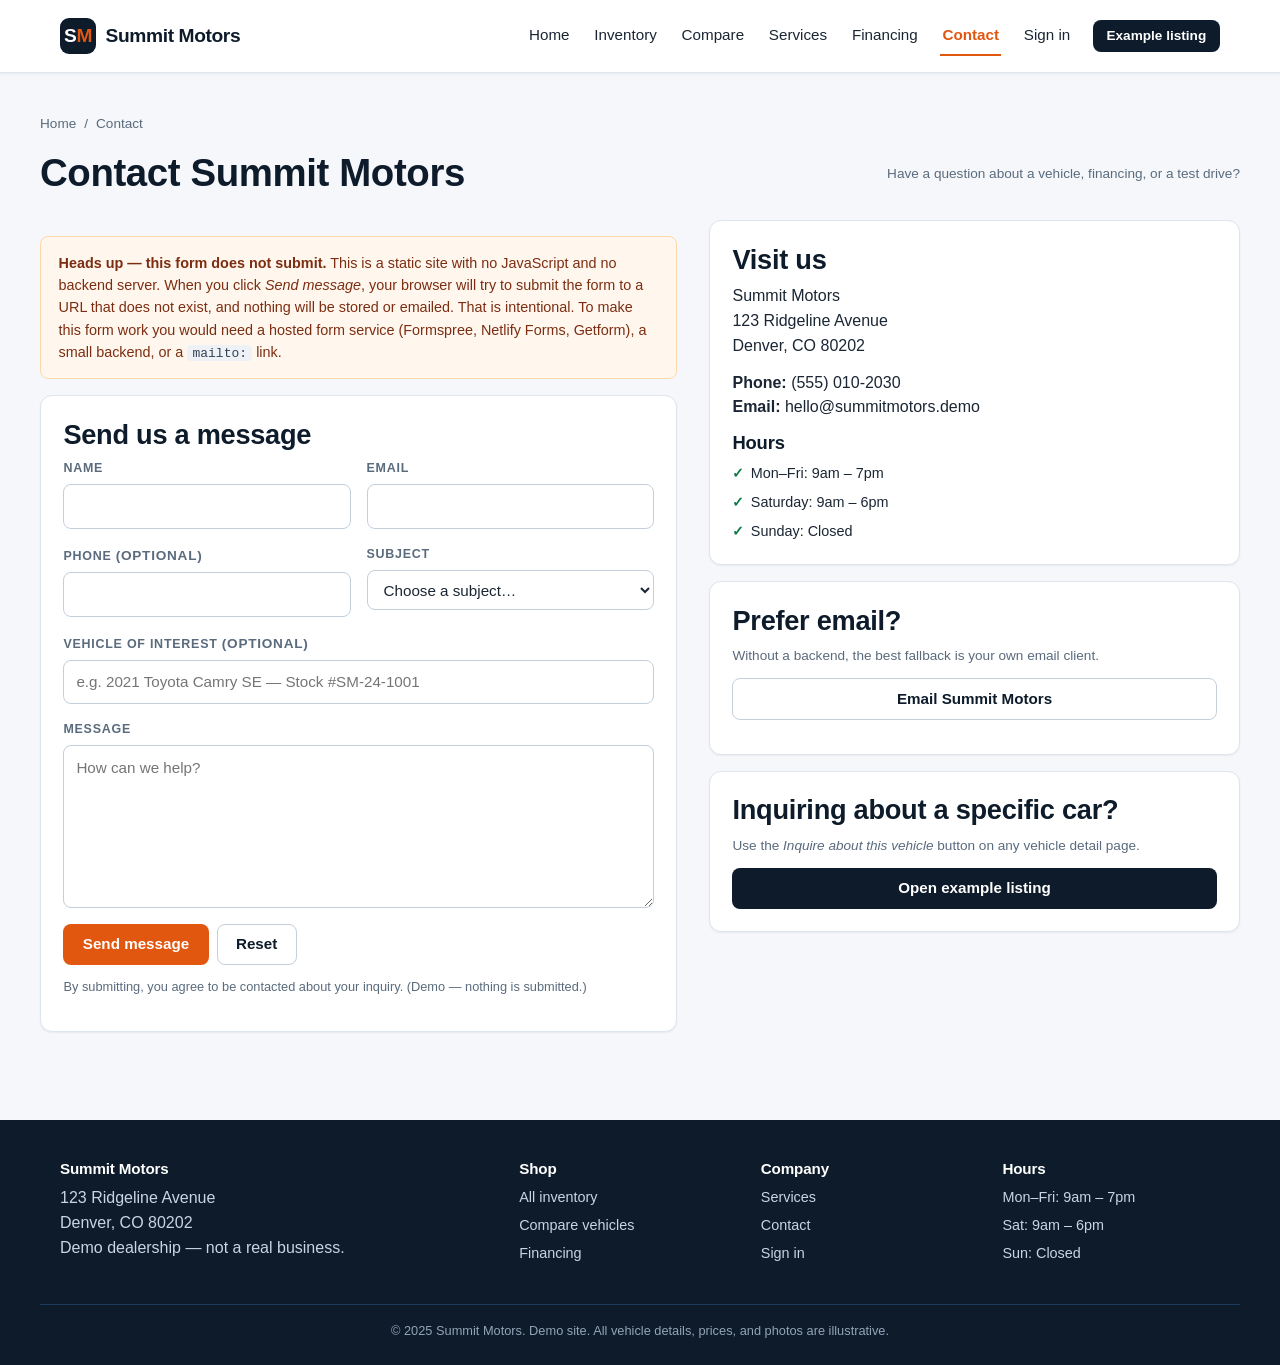
<file: contact.html>
<!DOCTYPE html>
<html lang="en">
<head>
<meta charset="UTF-8" />
<meta name="viewport" content="width=device-width, initial-scale=1.0" />
<title>Contact — Summit Motors</title>
<meta name="description" content="Contact Summit Motors. Demo contact form — does not submit." />
<link rel="stylesheet" href="css/style.css" />
</head>
<body data-page="contact">

<header class="site-header">
  <div class="container header-inner">
    <a class="brand" href="index.html"><span class="brand-mark">S<span>M</span></span> Summit Motors</a>
    <nav class="main-nav" aria-label="Primary">
      <a href="index.html">Home</a>
      <a href="cars.html">Inventory</a>
      <a href="compare.html">Compare</a>
      <a href="services.html">Services</a>
      <a href="financing.html">Financing</a>
      <a href="contact.html" aria-current="page">Contact</a>
      <a href="login.html">Sign in</a>
    </nav>
    <div class="header-cta"><a href="car-details.html" class="btn btn-navy btn-sm">Example listing</a></div>
  </div>
</header>

<main class="container section">

  <nav class="breadcrumb" aria-label="Breadcrumb">
    <a href="index.html">Home</a> <span aria-hidden="true">/</span> <span>Contact</span>
  </nav>

  <div class="section-head">
    <h1>Contact Summit Motors</h1>
    <p class="muted small">Have a question about a vehicle, financing, or a test drive?</p>
  </div>

  <div class="details-layout">

    <div>
      <div class="alert alert-warn">
        <strong>Heads up — this form does not submit.</strong>
        This is a static site with no JavaScript and no backend server. When you click
        <em>Send message</em>, your browser will try to submit the form to a URL that does not
        exist, and nothing will be stored or emailed. That is intentional.
        To make this form work you would need a hosted form service (Formspree, Netlify Forms,
        Getform), a small backend, or a <code>mailto:</code> link.
      </div>

      <form class="card" action="#" method="post" novalidate>
        <h2 style="margin-top:0">Send us a message</h2>

        <div class="form-grid">
          <div class="field">
            <label for="c-name">Name</label>
            <input id="c-name" name="name" type="text" autocomplete="name" required />
          </div>
          <div class="field">
            <label for="c-email">Email</label>
            <input id="c-email" name="email" type="email" autocomplete="email" required />
          </div>
          <div class="field">
            <label for="c-phone">Phone <span class="muted small">(optional)</span></label>
            <input id="c-phone" name="phone" type="tel" autocomplete="tel" />
          </div>
          <div class="field">
            <label for="c-subject">Subject</label>
            <select id="c-subject" name="subject" required>
              <option value="">Choose a subject…</option>
              <option>Vehicle inquiry</option>
              <option>Schedule a test drive</option>
              <option>Financing question</option>
              <option>Trade-in appraisal</option>
              <option>Service or maintenance</option>
              <option>Other</option>
            </select>
          </div>
          <div class="field span-2">
            <label for="c-vehicle">Vehicle of interest <span class="muted small">(optional)</span></label>
            <input id="c-vehicle" name="vehicle" type="text" placeholder="e.g. 2021 Toyota Camry SE — Stock #SM-24-1001" />
          </div>
          <div class="field span-2">
            <label for="c-message">Message</label>
            <textarea id="c-message" name="message" rows="6" required placeholder="How can we help?"></textarea>
          </div>
        </div>

        <div class="row" style="margin-top:1rem">
          <button type="submit" class="btn btn-primary">Send message</button>
          <button type="reset" class="btn btn-outline">Reset</button>
        </div>

        <p class="field-hint" style="margin-top:.75rem">
          By submitting, you agree to be contacted about your inquiry. (Demo — nothing is submitted.)
        </p>
      </form>
    </div>

    <aside>
      <div class="card">
        <h2 style="margin-top:0">Visit us</h2>
        <p>Summit Motors<br/>123 Ridgeline Avenue<br/>Denver, CO 80202</p>
        <p><strong>Phone:</strong> (555) 010-2030<br/><strong>Email:</strong> hello@summitmotors.demo</p>
        <h3>Hours</h3>
        <ul class="feature-list" style="grid-template-columns:1fr">
          <li>Mon–Fri: 9am – 7pm</li>
          <li>Saturday: 9am – 6pm</li>
          <li>Sunday: Closed</li>
        </ul>
      </div>

      <div class="card" style="margin-top:1rem">
        <h2 style="margin-top:0">Prefer email?</h2>
        <p class="muted small">Without a backend, the best fallback is your own email client.</p>
        <p><a class="btn btn-outline btn-block" href="mailto:hello@summitmotors.demo?subject=Inquiry%20from%20your%20website">Email Summit Motors</a></p>
      </div>

      <div class="card" style="margin-top:1rem">
        <h2 style="margin-top:0">Inquiring about a specific car?</h2>
        <p class="muted small">Use the <em>Inquire about this vehicle</em> button on any vehicle detail page.</p>
        <a class="btn btn-navy btn-block" href="car-details.html">Open example listing</a>
      </div>
    </aside>

  </div>

</main>

<footer class="site-footer">
  <div class="container footer-grid">
    <div><h4>Summit Motors</h4><p>123 Ridgeline Avenue<br/>Denver, CO 80202<br/>Demo dealership — not a real business.</p></div>
    <div><h4>Shop</h4><ul><li><a href="cars.html">All inventory</a></li><li><a href="compare.html">Compare vehicles</a></li><li><a href="financing.html">Financing</a></li></ul></div>
    <div><h4>Company</h4><ul><li><a href="services.html">Services</a></li><li><a href="contact.html">Contact</a></li><li><a href="login.html">Sign in</a></li></ul></div>
    <div><h4>Hours</h4><ul><li>Mon–Fri: 9am – 7pm</li><li>Sat: 9am – 6pm</li><li>Sun: Closed</li></ul></div>
  </div>
  <div class="container fine">© 2025 Summit Motors. Demo site. All vehicle details, prices, and photos are illustrative.</div>
</footer>

</body>
</html>
</file>
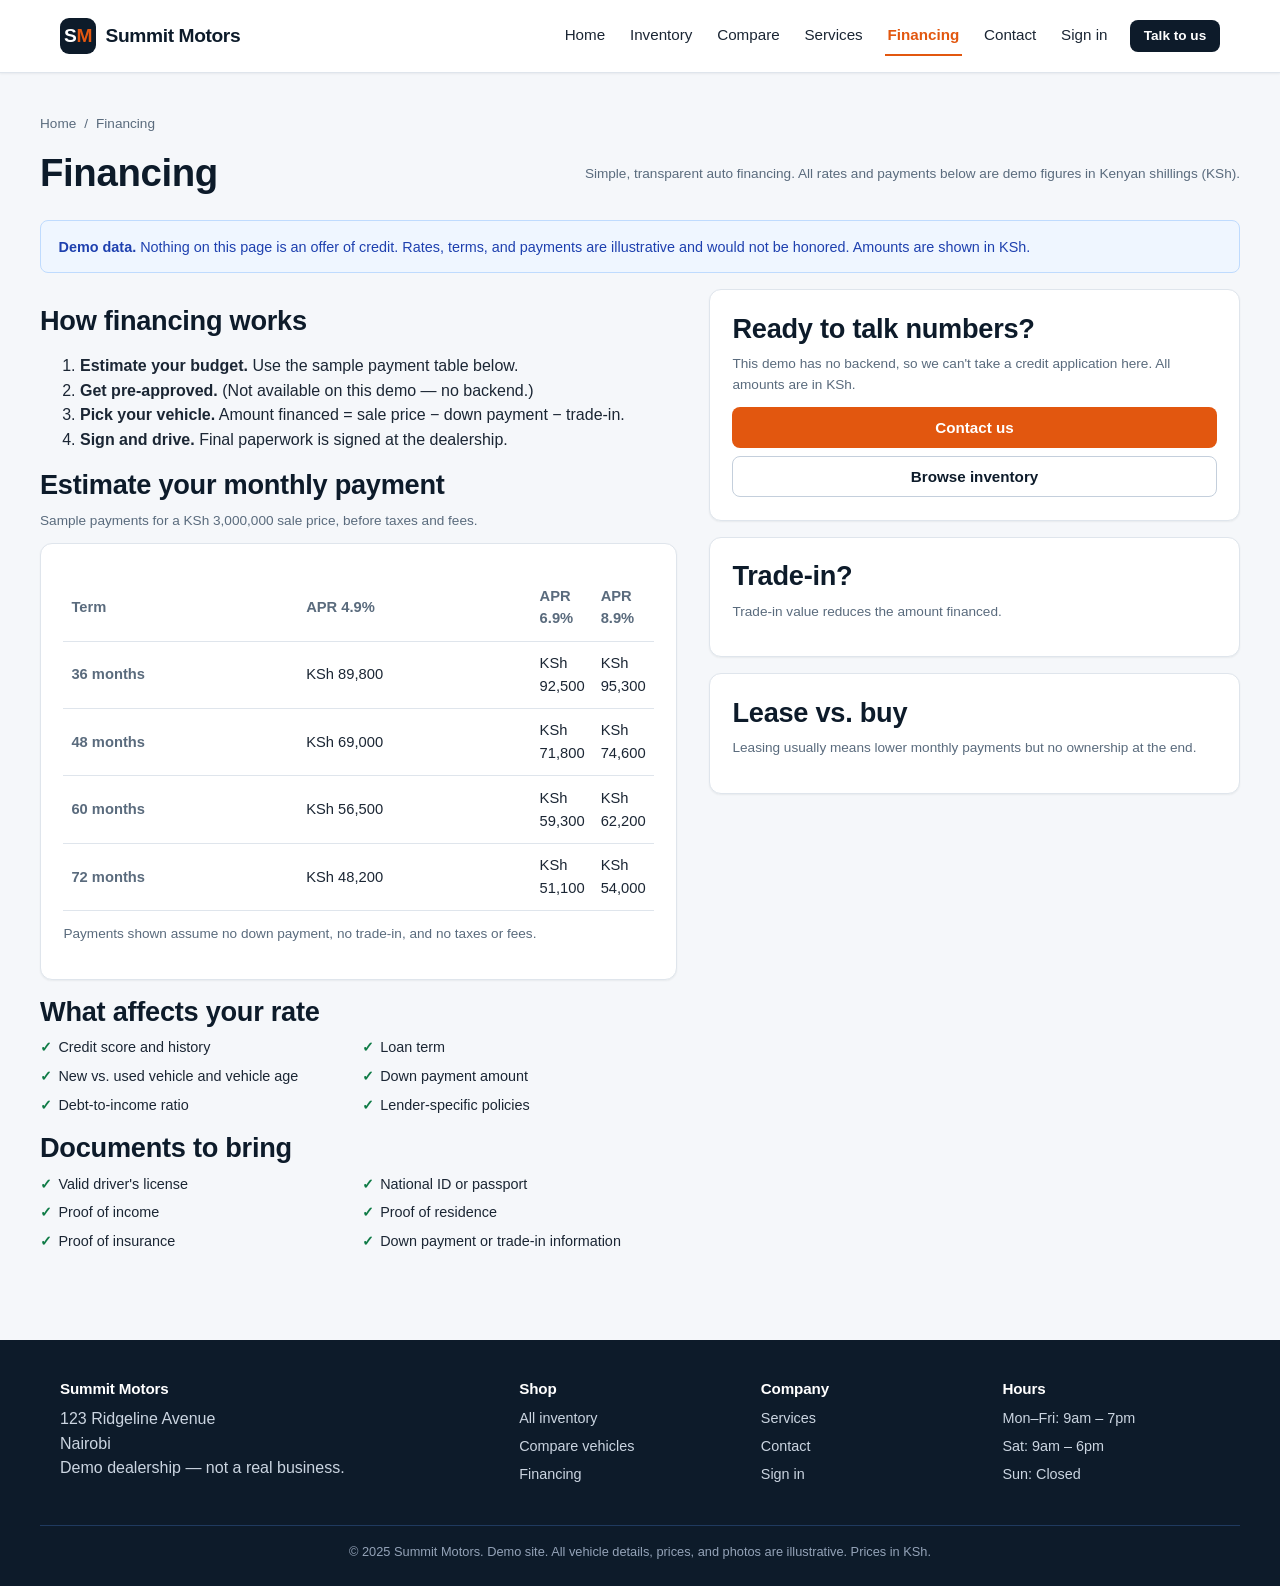
<file: financing.html>
<!DOCTYPE html>
<html lang="en">
<head>
<meta charset="UTF-8" />
<meta name="viewport" content="width=device-width, initial-scale=1.0" />
<title>Financing — Summit Motors</title>
<meta name="description" content="Financing information and sample payment table in Kenyan shillings. Demo data." />
<link rel="stylesheet" href="css/style.css" />
</head>
<body data-page="financing">

<header class="site-header">
  <div class="container header-inner">
    <a class="brand" href="index.html"><span class="brand-mark">S<span>M</span></span> Summit Motors</a>
    <nav class="main-nav" aria-label="Primary">
      <a href="index.html">Home</a>
      <a href="cars.html">Inventory</a>
      <a href="compare.html">Compare</a>
      <a href="services.html">Services</a>
      <a href="financing.html" aria-current="page">Financing</a>
      <a href="contact.html">Contact</a>
      <a href="login.html">Sign in</a>
    </nav>
    <div class="header-cta"><a href="contact.html" class="btn btn-navy btn-sm">Talk to us</a></div>
  </div>
</header>

<main class="container section">

  <nav class="breadcrumb" aria-label="Breadcrumb">
    <a href="index.html">Home</a> <span aria-hidden="true">/</span> <span>Financing</span>
  </nav>

  <div class="section-head">
    <h1>Financing</h1>
    <p class="muted small">Simple, transparent auto financing. All rates and payments below are demo figures in Kenyan shillings (KSh).</p>
  </div>

  <div class="alert alert-info">
    <strong>Demo data.</strong> Nothing on this page is an offer of credit. Rates, terms,
    and payments are illustrative and would not be honored. Amounts are shown in KSh.
  </div>

  <div class="details-layout">

    <div>
      <h2>How financing works</h2>
      <ol>
        <li><strong>Estimate your budget.</strong> Use the sample payment table below.</li>
        <li><strong>Get pre-approved.</strong> (Not available on this demo — no backend.)</li>
        <li><strong>Pick your vehicle.</strong> Amount financed = sale price − down payment − trade-in.</li>
        <li><strong>Sign and drive.</strong> Final paperwork is signed at the dealership.</li>
      </ol>

      <h2>Estimate your monthly payment</h2>
      <p class="muted small">Sample payments for a KSh 3,000,000 sale price, before taxes and fees.</p>

      <div class="card" style="overflow-x:auto">
        <table class="spec-table" aria-label="Sample monthly payments at a KSh 3,000,000 sale price">
          <thead>
            <tr>
              <th scope="col">Term</th>
              <th scope="col">APR 4.9%</th>
              <th scope="col">APR 6.9%</th>
              <th scope="col">APR 8.9%</th>
            </tr>
          </thead>
          <tbody>
            <tr><th scope="row">36 months</th><td>KSh 89,800</td><td>KSh 92,500</td><td>KSh 95,300</td></tr>
            <tr><th scope="row">48 months</th><td>KSh 69,000</td><td>KSh 71,800</td><td>KSh 74,600</td></tr>
            <tr><th scope="row">60 months</th><td>KSh 56,500</td><td>KSh 59,300</td><td>KSh 62,200</td></tr>
            <tr><th scope="row">72 months</th><td>KSh 48,200</td><td>KSh 51,100</td><td>KSh 54,000</td></tr>
          </tbody>
        </table>
        <p class="muted small" style="margin-top:.75rem">Payments shown assume no down payment, no trade-in, and no taxes or fees.</p>
      </div>

      <h2>What affects your rate</h2>
      <ul class="feature-list">
        <li>Credit score and history</li>
        <li>Loan term</li>
        <li>New vs. used vehicle and vehicle age</li>
        <li>Down payment amount</li>
        <li>Debt-to-income ratio</li>
        <li>Lender-specific policies</li>
      </ul>

      <h2>Documents to bring</h2>
      <ul class="feature-list">
        <li>Valid driver's license</li>
        <li>National ID or passport</li>
        <li>Proof of income</li>
        <li>Proof of residence</li>
        <li>Proof of insurance</li>
        <li>Down payment or trade-in information</li>
      </ul>
    </div>

    <aside>
      <div class="card">
        <h2 style="margin-top:0">Ready to talk numbers?</h2>
        <p class="muted small">This demo has no backend, so we can't take a credit application here. All amounts are in KSh.</p>
        <a class="btn btn-primary btn-block" href="contact.html">Contact us</a>
        <a class="btn btn-outline btn-block" style="margin-top:.5rem" href="cars.html">Browse inventory</a>
      </div>
      <div class="card" style="margin-top:1rem">
        <h2 style="margin-top:0">Trade-in?</h2>
        <p class="muted small">Trade-in value reduces the amount financed.</p>
      </div>
      <div class="card" style="margin-top:1rem">
        <h2 style="margin-top:0">Lease vs. buy</h2>
        <p class="muted small">Leasing usually means lower monthly payments but no ownership at the end.</p>
      </div>
    </aside>

  </div>

</main>

<footer class="site-footer">
  <div class="container footer-grid">
    <div><h4>Summit Motors</h4><p>123 Ridgeline Avenue<br/>Nairobi<br/>Demo dealership — not a real business.</p></div>
    <div><h4>Shop</h4><ul><li><a href="cars.html">All inventory</a></li><li><a href="compare.html">Compare vehicles</a></li><li><a href="financing.html">Financing</a></li></ul></div>
    <div><h4>Company</h4><ul><li><a href="services.html">Services</a></li><li><a href="contact.html">Contact</a></li><li><a href="login.html">Sign in</a></li></ul></div>
    <div><h4>Hours</h4><ul><li>Mon–Fri: 9am – 7pm</li><li>Sat: 9am – 6pm</li><li>Sun: Closed</li></ul></div>
  </div>
  <div class="container fine">© 2025 Summit Motors. Demo site. All vehicle details, prices, and photos are illustrative. Prices in KSh.</div>
</footer>

</body>
</html>
</file>
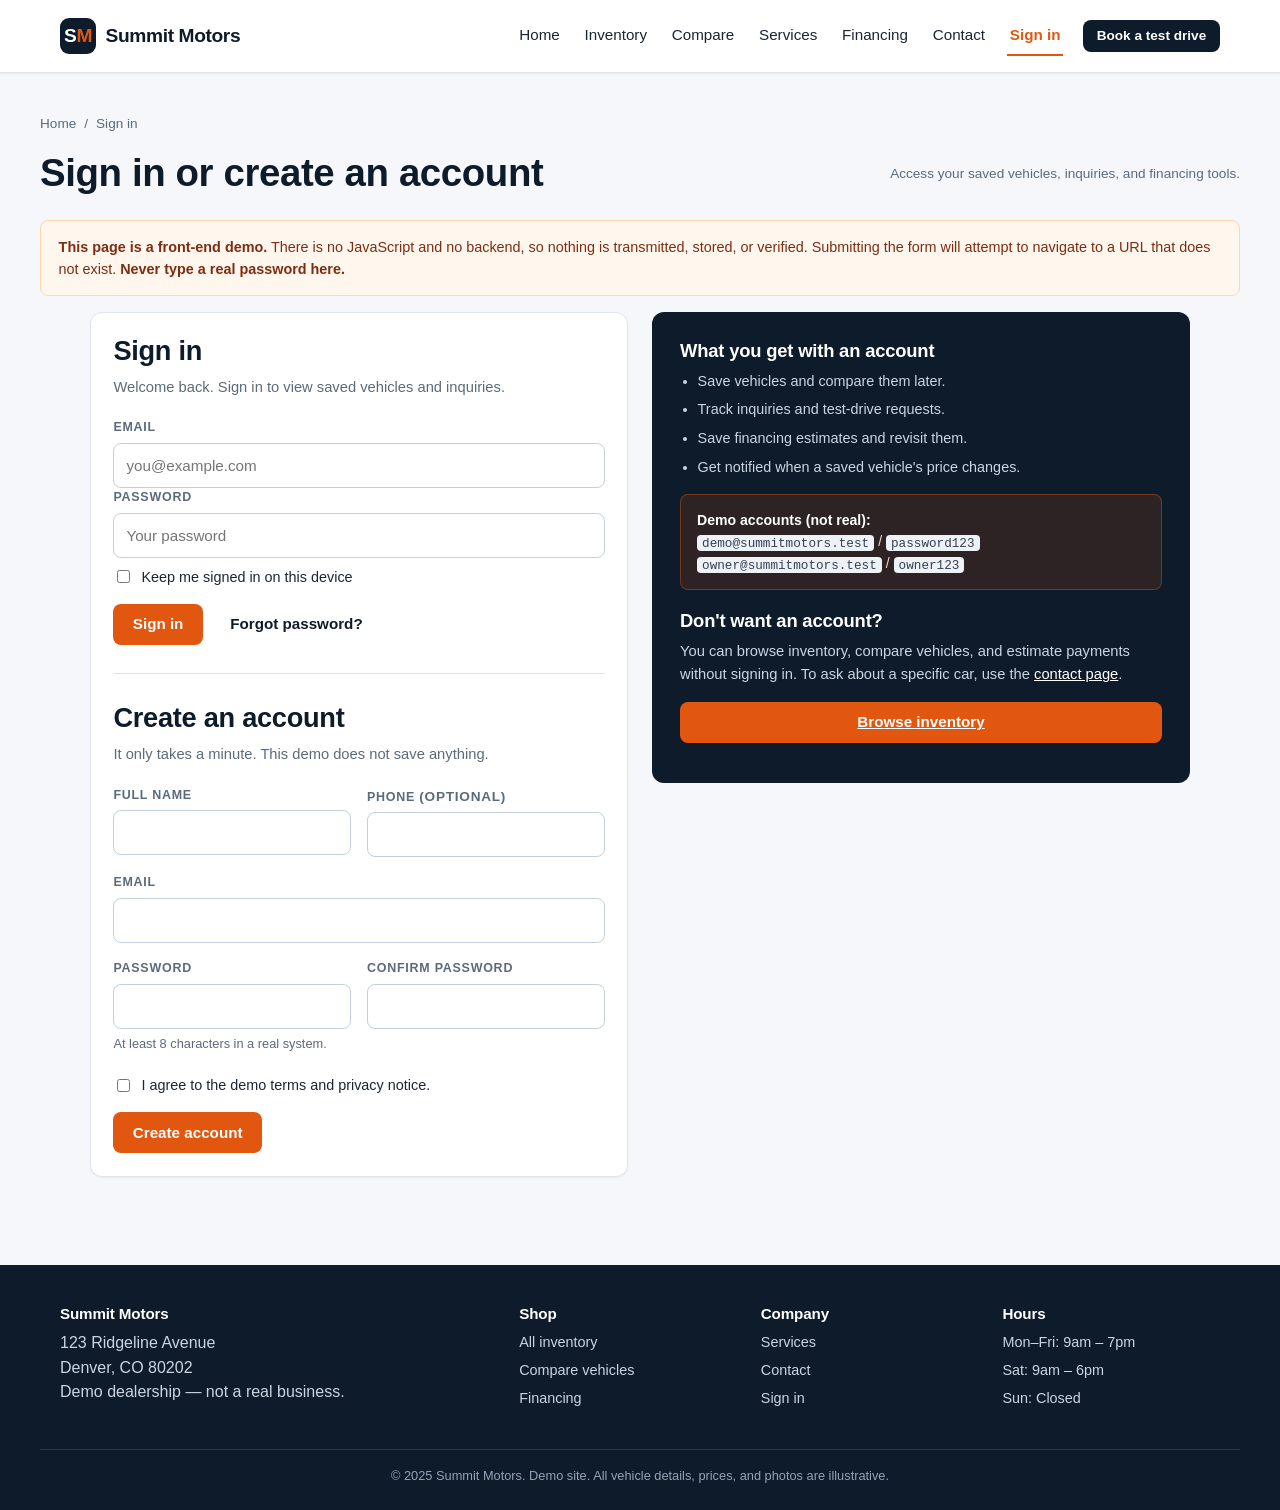
<file: login.html>
<!DOCTYPE html>
<html lang="en">
<head>
<meta charset="UTF-8" />
<meta name="viewport" content="width=device-width, initial-scale=1.0" />
<title>Sign in — Summit Motors</title>
<meta name="description" content="Sign in to your Summit Motors account. Demo page — no JavaScript, no backend." />
<link rel="stylesheet" href="css/style.css" />
</head>
<body data-page="login">

<header class="site-header">
  <div class="container header-inner">
    <a class="brand" href="index.html"><span class="brand-mark">S<span>M</span></span> Summit Motors</a>
    <nav class="main-nav" aria-label="Primary">
      <a href="index.html">Home</a>
      <a href="cars.html">Inventory</a>
      <a href="compare.html">Compare</a>
      <a href="services.html">Services</a>
      <a href="financing.html">Financing</a>
      <a href="contact.html">Contact</a>
      <a href="login.html" aria-current="page">Sign in</a>
    </nav>
    <div class="header-cta"><a href="contact.html" class="btn btn-navy btn-sm">Book a test drive</a></div>
  </div>
</header>

<main class="container section">

  <nav class="breadcrumb" aria-label="Breadcrumb">
    <a href="index.html">Home</a> <span aria-hidden="true">/</span> <span>Sign in</span>
  </nav>

  <div class="section-head">
    <h1>Sign in or create an account</h1>
    <p class="muted small">Access your saved vehicles, inquiries, and financing tools.</p>
  </div>

  <div class="alert alert-warn">
    <strong>This page is a front-end demo.</strong> There is no JavaScript and no backend,
    so nothing is transmitted, stored, or verified. Submitting the form will attempt to
    navigate to a URL that does not exist. <strong>Never type a real password here.</strong>
  </div>

  <div class="auth-layout">

    <div class="card auth-card">

      <h2 id="signin" style="margin-top:0">Sign in</h2>
      <p class="auth-intro">Welcome back. Sign in to view saved vehicles and inquiries.</p>

      <form action="#" method="post" novalidate>
        <div class="field">
          <label for="si-email">Email</label>
          <input id="si-email" name="email" type="email" autocomplete="email" placeholder="you@example.com" required />
        </div>
        <div class="field">
          <label for="si-password">Password</label>
          <input id="si-password" name="password" type="password" autocomplete="current-password" placeholder="Your password" required />
        </div>
        <label class="checkbox-row">
          <input type="checkbox" name="remember" />
          Keep me signed in on this device
        </label>
        <div class="row">
          <button type="submit" class="btn btn-primary">Sign in</button>
          <a href="contact.html" class="btn btn-ghost">Forgot password?</a>
        </div>
      </form>

      <hr />

      <h2 id="register">Create an account</h2>
      <p class="auth-intro">It only takes a minute. This demo does not save anything.</p>

      <form action="#" method="post" novalidate>
        <div class="form-grid">
          <div class="field">
            <label for="rg-name">Full name</label>
            <input id="rg-name" name="name" type="text" autocomplete="name" required />
          </div>
          <div class="field">
            <label for="rg-phone">Phone <span class="muted small">(optional)</span></label>
            <input id="rg-phone" name="phone" type="tel" autocomplete="tel" />
          </div>
          <div class="field span-2">
            <label for="rg-email">Email</label>
            <input id="rg-email" name="email" type="email" autocomplete="email" required />
          </div>
          <div class="field">
            <label for="rg-password">Password</label>
            <input id="rg-password" name="password" type="password" autocomplete="new-password" required />
            <p class="field-hint">At least 8 characters in a real system.</p>
          </div>
          <div class="field">
            <label for="rg-confirm">Confirm password</label>
            <input id="rg-confirm" name="confirm" type="password" autocomplete="new-password" required />
          </div>
        </div>
        <label class="checkbox-row">
          <input type="checkbox" name="terms" required />
          I agree to the demo terms and privacy notice.
        </label>
        <button type="submit" class="btn btn-primary">Create account</button>
      </form>

    </div>

    <aside class="auth-side">
      <h2>What you get with an account</h2>
      <ul>
        <li>Save vehicles and compare them later.</li>
        <li>Track inquiries and test-drive requests.</li>
        <li>Save financing estimates and revisit them.</li>
        <li>Get notified when a saved vehicle's price changes.</li>
      </ul>

      <div class="auth-demo">
        <strong>Demo accounts (not real):</strong><br/>
        <code>demo@summitmotors.test</code> / <code>password123</code><br/>
        <code>owner@summitmotors.test</code> / <code>owner123</code>
      </div>

      <h2>Don't want an account?</h2>
      <p>
        You can browse inventory, compare vehicles, and estimate payments without
        signing in. To ask about a specific car, use the
        <a href="contact.html">contact page</a>.
      </p>

      <p style="margin-top:1rem">
        <a class="btn btn-primary btn-block" href="cars.html">Browse inventory</a>
      </p>
    </aside>

  </div>

</main>

<footer class="site-footer">
  <div class="container footer-grid">
    <div><h4>Summit Motors</h4><p>123 Ridgeline Avenue<br/>Denver, CO 80202<br/>Demo dealership — not a real business.</p></div>
    <div><h4>Shop</h4><ul><li><a href="cars.html">All inventory</a></li><li><a href="compare.html">Compare vehicles</a></li><li><a href="financing.html">Financing</a></li></ul></div>
    <div><h4>Company</h4><ul><li><a href="services.html">Services</a></li><li><a href="contact.html">Contact</a></li><li><a href="login.html">Sign in</a></li></ul></div>
    <div><h4>Hours</h4><ul><li>Mon–Fri: 9am – 7pm</li><li>Sat: 9am – 6pm</li><li>Sun: Closed</li></ul></div>
  </div>
  <div class="container fine">© 2025 Summit Motors. Demo site. All vehicle details, prices, and photos are illustrative.</div>
</footer>

</body>
</html>
</file>
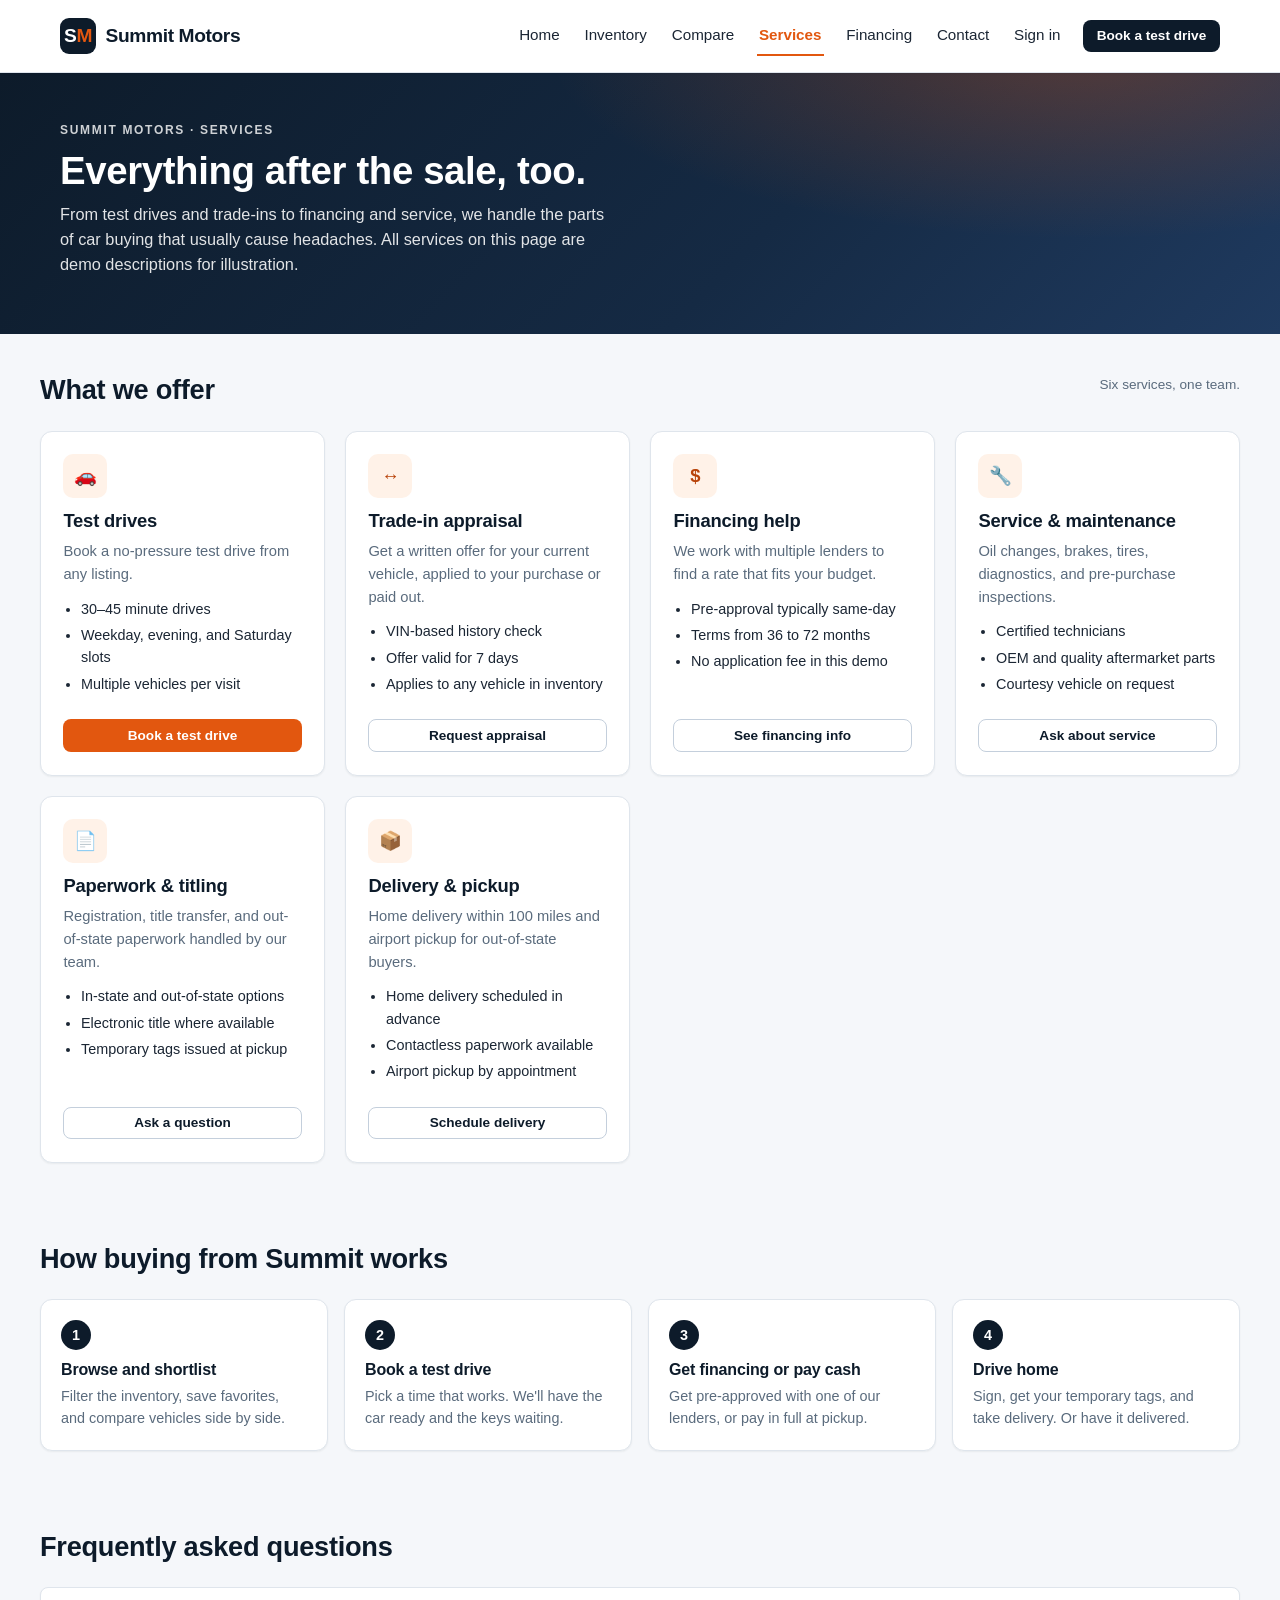
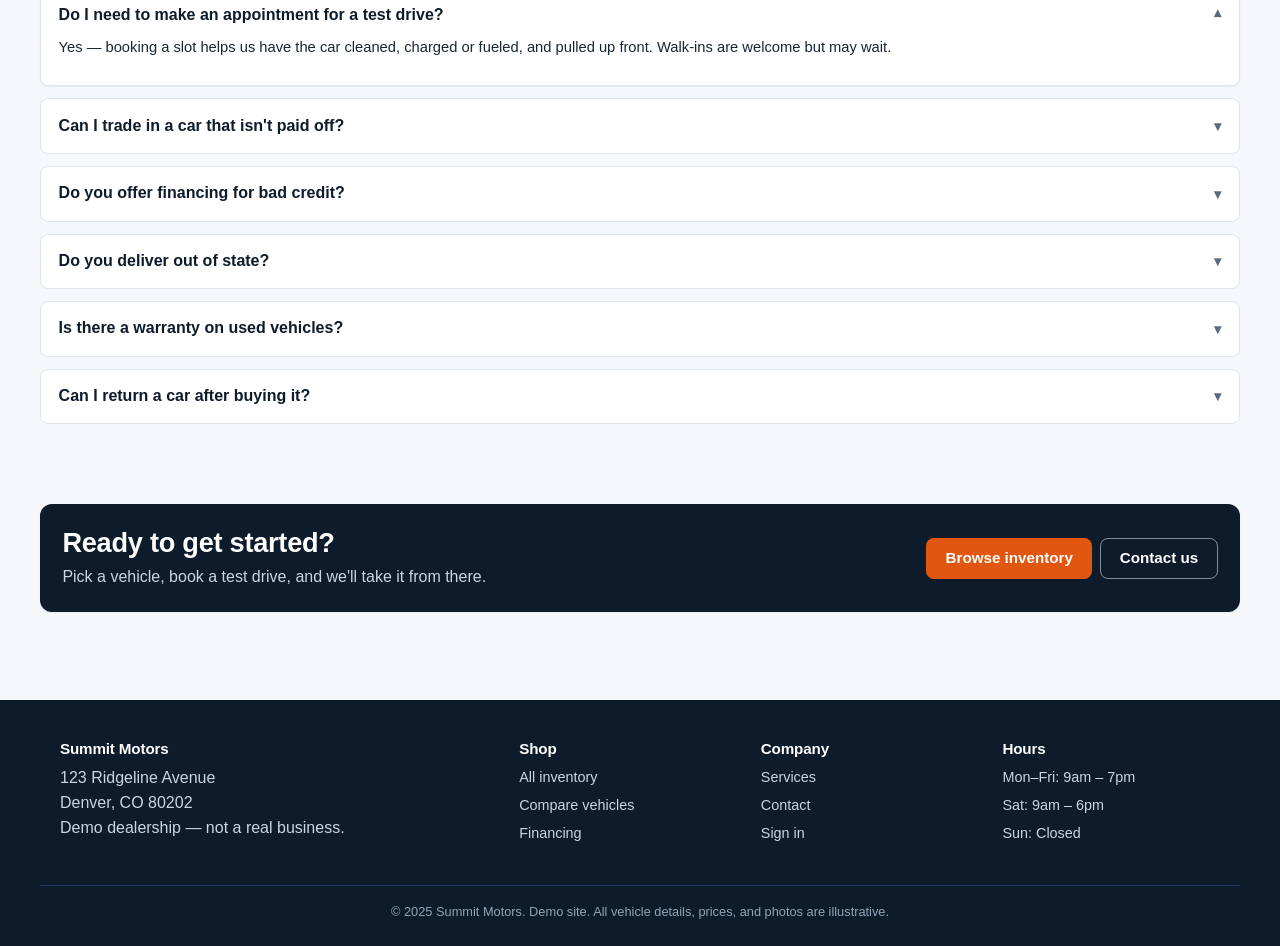
<file: services.html>
<!DOCTYPE html>
<html lang="en">
<head>
<meta charset="UTF-8" />
<meta name="viewport" content="width=device-width, initial-scale=1.0" />
<title>Services — Summit Motors</title>
<meta name="description" content="Summit Motors services: test drives, trade-in appraisal, financing, service, paperwork, delivery. Demo content." />
<link rel="stylesheet" href="css/style.css" />
</head>
<body data-page="services">

<header class="site-header">
  <div class="container header-inner">
    <a class="brand" href="index.html"><span class="brand-mark">S<span>M</span></span> Summit Motors</a>
    <nav class="main-nav" aria-label="Primary">
      <a href="index.html">Home</a>
      <a href="cars.html">Inventory</a>
      <a href="compare.html">Compare</a>
      <a href="services.html" aria-current="page">Services</a>
      <a href="financing.html">Financing</a>
      <a href="contact.html">Contact</a>
      <a href="login.html">Sign in</a>
    </nav>
    <div class="header-cta"><a href="contact.html" class="btn btn-navy btn-sm">Book a test drive</a></div>
  </div>
</header>

<main>

  <section class="services-hero">
    <div class="container">
      <p style="text-transform:uppercase;letter-spacing:0.14em;font-size:0.75rem;font-weight:700;color:rgba(255,255,255,0.8);margin:0 0 0.5rem">Summit Motors · Services</p>
      <h1>Everything after the sale, too.</h1>
      <p class="lede">
        From test drives and trade-ins to financing and service, we handle the parts
        of car buying that usually cause headaches. All services on this page are
        demo descriptions for illustration.
      </p>
    </div>
  </section>

  <section class="container section">
    <div class="section-head">
      <h2>What we offer</h2>
      <p class="muted small">Six services, one team.</p>
    </div>

    <div class="services-grid">
      <article class="service-card">
        <div class="service-icon">🚗</div>
        <h3>Test drives</h3>
        <p>Book a no-pressure test drive from any listing.</p>
        <ul>
          <li>30–45 minute drives</li>
          <li>Weekday, evening, and Saturday slots</li>
          <li>Multiple vehicles per visit</li>
        </ul>
        <div class="service-action"><a class="btn btn-primary btn-sm btn-block" href="contact.html">Book a test drive</a></div>
      </article>

      <article class="service-card">
        <div class="service-icon">↔</div>
        <h3>Trade-in appraisal</h3>
        <p>Get a written offer for your current vehicle, applied to your purchase or paid out.</p>
        <ul>
          <li>VIN-based history check</li>
          <li>Offer valid for 7 days</li>
          <li>Applies to any vehicle in inventory</li>
        </ul>
        <div class="service-action"><a class="btn btn-outline btn-sm btn-block" href="contact.html">Request appraisal</a></div>
      </article>

      <article class="service-card">
        <div class="service-icon">$</div>
        <h3>Financing help</h3>
        <p>We work with multiple lenders to find a rate that fits your budget.</p>
        <ul>
          <li>Pre-approval typically same-day</li>
          <li>Terms from 36 to 72 months</li>
          <li>No application fee in this demo</li>
        </ul>
        <div class="service-action"><a class="btn btn-outline btn-sm btn-block" href="financing.html">See financing info</a></div>
      </article>

      <article class="service-card">
        <div class="service-icon">🔧</div>
        <h3>Service &amp; maintenance</h3>
        <p>Oil changes, brakes, tires, diagnostics, and pre-purchase inspections.</p>
        <ul>
          <li>Certified technicians</li>
          <li>OEM and quality aftermarket parts</li>
          <li>Courtesy vehicle on request</li>
        </ul>
        <div class="service-action"><a class="btn btn-outline btn-sm btn-block" href="contact.html">Ask about service</a></div>
      </article>

      <article class="service-card">
        <div class="service-icon">📄</div>
        <h3>Paperwork &amp; titling</h3>
        <p>Registration, title transfer, and out-of-state paperwork handled by our team.</p>
        <ul>
          <li>In-state and out-of-state options</li>
          <li>Electronic title where available</li>
          <li>Temporary tags issued at pickup</li>
        </ul>
        <div class="service-action"><a class="btn btn-outline btn-sm btn-block" href="contact.html">Ask a question</a></div>
      </article>

      <article class="service-card">
        <div class="service-icon">📦</div>
        <h3>Delivery &amp; pickup</h3>
        <p>Home delivery within 100 miles and airport pickup for out-of-state buyers.</p>
        <ul>
          <li>Home delivery scheduled in advance</li>
          <li>Contactless paperwork available</li>
          <li>Airport pickup by appointment</li>
        </ul>
        <div class="service-action"><a class="btn btn-outline btn-sm btn-block" href="contact.html">Schedule delivery</a></div>
      </article>
    </div>
  </section>

  <section class="container section">
    <div class="section-head"><h2>How buying from Summit works</h2></div>
    <ol class="process-steps">
      <li><h3>Browse and shortlist</h3><p>Filter the inventory, save favorites, and compare vehicles side by side.</p></li>
      <li><h3>Book a test drive</h3><p>Pick a time that works. We'll have the car ready and the keys waiting.</p></li>
      <li><h3>Get financing or pay cash</h3><p>Get pre-approved with one of our lenders, or pay in full at pickup.</p></li>
      <li><h3>Drive home</h3><p>Sign, get your temporary tags, and take delivery. Or have it delivered.</p></li>
    </ol>
  </section>

  <section class="container section">
    <div class="section-head"><h2>Frequently asked questions</h2></div>
    <div class="faq">
      <details open>
        <summary>Do I need to make an appointment for a test drive?</summary>
        <p>Yes — booking a slot helps us have the car cleaned, charged or fueled, and pulled up front. Walk-ins are welcome but may wait.</p>
      </details>
      <details>
        <summary>Can I trade in a car that isn't paid off?</summary>
        <p>Yes. We'll pay off the existing loan directly and apply any equity toward your purchase.</p>
      </details>
      <details>
        <summary>Do you offer financing for bad credit?</summary>
        <p>We work with lenders who serve a range of credit profiles. Bring proof of income and a down payment.</p>
      </details>
      <details>
        <summary>Do you deliver out of state?</summary>
        <p>Yes — within 100 miles free, longer-distance shipping for a fee. Airport pickup by appointment.</p>
      </details>
      <details>
        <summary>Is there a warranty on used vehicles?</summary>
        <p>Many vehicles carry the remainder of the factory warranty. Others are sold with a limited dealership warranty.</p>
      </details>
      <details>
        <summary>Can I return a car after buying it?</summary>
        <p>We offer a 3-day / 150-mile exchange policy on most vehicles. Ask your salesperson for specifics.</p>
      </details>
    </div>
  </section>

  <section class="container section">
    <div class="card" style="background:var(--navy);color:#cbd5e1;border:0">
      <div class="row" style="justify-content:space-between;align-items:center;gap:1rem">
        <div>
          <h2 style="color:#fff;margin:0">Ready to get started?</h2>
          <p style="color:#cbd5e1;margin:0.35rem 0 0">Pick a vehicle, book a test drive, and we'll take it from there.</p>
        </div>
        <div class="row">
          <a class="btn btn-primary" href="cars.html">Browse inventory</a>
          <a class="btn btn-outline" style="color:#fff;border-color:rgba(255,255,255,0.5)" href="contact.html">Contact us</a>
        </div>
      </div>
    </div>
  </section>

</main>

<footer class="site-footer">
  <div class="container footer-grid">
    <div><h4>Summit Motors</h4><p>123 Ridgeline Avenue<br/>Denver, CO 80202<br/>Demo dealership — not a real business.</p></div>
    <div><h4>Shop</h4><ul><li><a href="cars.html">All inventory</a></li><li><a href="compare.html">Compare vehicles</a></li><li><a href="financing.html">Financing</a></li></ul></div>
    <div><h4>Company</h4><ul><li><a href="services.html">Services</a></li><li><a href="contact.html">Contact</a></li><li><a href="login.html">Sign in</a></li></ul></div>
    <div><h4>Hours</h4><ul><li>Mon–Fri: 9am – 7pm</li><li>Sat: 9am – 6pm</li><li>Sun: Closed</li></ul></div>
  </div>
  <div class="container fine">© 2025 Summit Motors. Demo site. All vehicle details, prices, and photos are illustrative.</div>
</footer>

</body>
</html>
</file>
<file: css/style.css>
/* =========================================================
   Summit Motors — shared dealership stylesheet
   Loaded by every page via: <link rel="stylesheet" href="css/style.css" />
   Palette: deep navy + warm orange accent + light neutral bg
   ========================================================= */

:root {
  --navy: #0d1b2a;
  --navy-2: #152a44;
  --ink: #1b2634;
  --muted: #5a6b7d;
  --line: #dfe5ec;
  --line-strong: #c4cfdc;
  --bg: #f5f7fa;
  --surface: #ffffff;
  --accent: #e2570f;
  --accent-dark: #b8430a;
  --accent-soft: #fff2e8;
  --success: #0f7b46;
  --danger: #b91c1c;
  --warning: #b45309;
  --radius: 12px;
  --radius-sm: 8px;
  --shadow-sm: 0 1px 2px rgba(13, 27, 42, 0.06);
  --shadow: 0 1px 2px rgba(13, 27, 42, 0.06), 0 10px 24px rgba(13, 27, 42, 0.08);
  --shadow-lg: 0 4px 8px rgba(13, 27, 42, 0.08), 0 24px 48px rgba(13, 27, 42, 0.14);
  --container: 1200px;
  --font: -apple-system, BlinkMacSystemFont, "Segoe UI", Roboto, Helvetica, Arial, sans-serif;
}

* { box-sizing: border-box; }

html, body {
  margin: 0; padding: 0;
  font-family: var(--font);
  font-size: 16px;
  line-height: 1.55;
  color: var(--ink);
  background: var(--bg);
  -webkit-font-smoothing: antialiased;
}
body { min-height: 100vh; display: flex; flex-direction: column; }
main { flex: 1 0 auto; }

img { max-width: 100%; display: block; }
a { color: var(--navy); text-decoration: none; }
a:hover { text-decoration: underline; }
a:focus-visible, button:focus-visible, input:focus-visible,
select:focus-visible, textarea:focus-visible {
  outline: 3px solid rgba(226, 87, 15, 0.5);
  outline-offset: 2px;
  border-radius: 4px;
}

h1, h2, h3, h4 {
  color: var(--navy);
  line-height: 1.2;
  margin: 0 0 0.5rem;
  letter-spacing: -0.01em;
  font-weight: 800;
}
h1 { font-size: clamp(1.7rem, 3vw, 2.5rem); }
h2 { font-size: clamp(1.3rem, 2.2vw, 1.7rem); margin-top: 1rem; }
h3 { font-size: 1.15rem; }
h4 { font-size: 0.95rem; }
p { margin: 0 0 0.75rem; }

code {
  font-family: ui-monospace, SFMono-Regular, Menlo, Consolas, monospace;
  background: #eef2f6; color: #334155;
  padding: 0.05em 0.4em; border-radius: 4px; font-size: 0.9em;
}
hr { border: 0; border-top: 1px solid var(--line); margin: 1.75rem 0; }

/* ---------------- Layout ---------------- */
.container { width: 100%; max-width: var(--container); margin: 0 auto; padding: 0 1.25rem; }
.section { padding: 2.5rem 0; }
.section-head {
  display: flex; align-items: flex-end; justify-content: space-between;
  gap: 1rem; margin-bottom: 1.5rem; flex-wrap: wrap;
}
.section-head h1, .section-head h2 { margin: 0; }
.muted { color: var(--muted); }
.small { font-size: 0.85rem; }
.hidden { display: none !important; }
.sr-only { position: absolute; width: 1px; height: 1px; padding: 0; margin: -1px; overflow: hidden; clip: rect(0 0 0 0); white-space: nowrap; border: 0; }
.row { display: flex; gap: 0.5rem; flex-wrap: wrap; align-items: center; }
.grow { flex: 1; }

/* ---------------- Header + nav ---------------- */
.site-header {
  background: var(--surface);
  border-bottom: 1px solid var(--line);
  position: sticky; top: 0; z-index: 50;
  box-shadow: var(--shadow-sm);
}
.header-inner { display: flex; align-items: center; gap: 1.25rem; min-height: 72px; flex-wrap: wrap; }
.brand {
  display: inline-flex; align-items: center; gap: 0.6rem;
  font-weight: 900; font-size: 1.2rem; color: var(--navy);
  letter-spacing: -0.02em; white-space: nowrap;
}
.brand:hover { text-decoration: none; }
.brand-mark {
  display: inline-flex; align-items: center; justify-content: center;
  width: 36px; height: 36px; border-radius: 9px;
  background: var(--navy); color: #fff; font-weight: 900;
}
.brand-mark span { color: var(--accent); }

.main-nav { display: flex; gap: 1.25rem; margin-left: auto; align-items: center; flex-wrap: wrap; }
.main-nav a {
  color: var(--ink); font-size: 0.95rem; font-weight: 500;
  padding: 0.45rem 0.15rem; border-bottom: 2px solid transparent;
  transition: color 0.15s ease, border-color 0.15s ease;
}
.main-nav a:hover { color: var(--accent); text-decoration: none; border-bottom-color: var(--line-strong); }
.main-nav a[aria-current="page"] { color: var(--accent); border-bottom-color: var(--accent); font-weight: 700; }
.header-cta { display: flex; align-items: center; gap: 0.6rem; }

@media (max-width: 860px) {
  .header-inner { row-gap: 0.5rem; padding: 0.6rem 0; }
  .main-nav { width: 100%; margin-left: 0; gap: 0.4rem 1rem; padding-top: 0.5rem; border-top: 1px solid var(--line); }
  .header-cta { width: 100%; }
}

/* ---------------- Buttons ---------------- */
.btn {
  display: inline-flex; align-items: center; justify-content: center; gap: 0.45rem;
  border: 1px solid transparent; border-radius: var(--radius-sm);
  padding: 0.65rem 1.15rem; font: inherit; font-size: 0.95rem; font-weight: 600;
  cursor: pointer; white-space: nowrap; line-height: 1.2;
  transition: background 0.15s ease, border-color 0.15s ease, color 0.15s ease, transform 0.05s ease;
}
.btn:hover { text-decoration: none; }
.btn:active { transform: translateY(1px); }
.btn:disabled { opacity: 0.55; cursor: not-allowed; transform: none; }
.btn-primary { background: var(--accent); color: #fff; }
.btn-primary:hover { background: var(--accent-dark); color: #fff; }
.btn-navy { background: var(--navy); color: #fff; }
.btn-navy:hover { background: var(--navy-2); color: #fff; }
.btn-outline { background: transparent; color: var(--navy); border-color: var(--line-strong); }
.btn-outline:hover { border-color: var(--navy); background: #f0f3f7; }
.btn-ghost { background: transparent; color: var(--navy); }
.btn-ghost:hover { background: #eef2f6; }
.btn-sm { padding: 0.45rem 0.8rem; font-size: 0.85rem; }
.btn-block { width: 100%; }

/* ---------------- Cards ---------------- */
.card {
  background: var(--surface); border: 1px solid var(--line);
  border-radius: var(--radius); box-shadow: var(--shadow-sm); padding: 1.4rem;
}

/* ---------------- Hero ---------------- */
.hero {
  position: relative;
  background: linear-gradient(135deg, #0d1b2a 0%, #152a44 60%, #1f3a5f 100%);
  color: #fff; padding: 4rem 0 5rem; overflow: hidden;
}
.hero::before {
  content: ""; position: absolute; inset: 0;
  background: radial-gradient(1200px 400px at 80% -10%, rgba(226, 87, 15, 0.35), transparent 60%);
  pointer-events: none;
}
.hero-inner { position: relative; }
.hero .eyebrow {
  text-transform: uppercase; letter-spacing: 0.16em;
  font-size: 0.75rem; font-weight: 700;
  color: rgba(255,255,255,0.8); margin: 0 0 0.75rem;
}
.hero h1 { color: #fff; font-size: clamp(2rem, 4vw, 3rem); max-width: 22ch; }
.hero .lede { color: rgba(255,255,255,0.88); font-size: 1.05rem; max-width: 56ch; margin: 0.75rem 0 1.75rem; }
.hero-actions { display: flex; gap: 0.75rem; flex-wrap: wrap; }

/* ---------------- Search panel ---------------- */
.search-panel { margin-top: -3.5rem; position: relative; z-index: 2; }
.search-panel form {
  background: var(--surface); border-radius: var(--radius);
  box-shadow: var(--shadow-lg); padding: 1.25rem;
  display: grid; grid-template-columns: repeat(4, 1fr) auto;
  gap: 0.75rem; align-items: end; border: 1px solid var(--line);
}
@media (max-width: 900px) { .search-panel form { grid-template-columns: 1fr 1fr; } }
@media (max-width: 520px) { .search-panel form { grid-template-columns: 1fr; } }

/* ---------------- Fields ---------------- */
.field { display: flex; flex-direction: column; gap: 0.35rem; }
.field label {
  font-size: 0.78rem; font-weight: 700; color: var(--muted);
  text-transform: uppercase; letter-spacing: 0.06em;
}
.field input, .field select, .field textarea {
  border: 1px solid var(--line-strong); border-radius: var(--radius-sm);
  padding: 0.6rem 0.75rem; font: inherit; font-size: 0.95rem;
  background: var(--surface); color: var(--ink);
  transition: border-color 0.15s ease, box-shadow 0.15s ease; width: 100%;
}
.field input:hover, .field select:hover, .field textarea:hover { border-color: #94a3b2; }
.field input:focus, .field select:focus, .field textarea:focus {
  outline: none; border-color: var(--accent);
  box-shadow: 0 0 0 4px rgba(226, 87, 15, 0.18);
}
.field-hint { font-size: 0.8rem; color: var(--muted); }
.form-grid { display: grid; gap: 1rem; grid-template-columns: 1fr 1fr; }
@media (max-width: 720px) { .form-grid { grid-template-columns: 1fr; } }
.form-grid .span-2 { grid-column: 1 / -1; }
fieldset {
  border: 1px solid var(--line); border-radius: var(--radius-sm);
  padding: 1rem 1.1rem 0.5rem; margin: 0 0 1.25rem; background: #fbfcfe;
}
legend {
  padding: 0 0.5rem; font-size: 0.8rem; font-weight: 700;
  text-transform: uppercase; letter-spacing: 0.06em; color: var(--muted);
}
.checkbox-row {
  display: flex; align-items: center; gap: 0.5rem;
  font-size: 0.9rem; color: var(--ink); margin: 0.5rem 0 1rem;
}
.checkbox-row input { width: auto; }

/* ---------------- Vehicle grid + cards ---------------- */
.vehicle-grid { display: grid; gap: 1.25rem; grid-template-columns: repeat(auto-fill, minmax(280px, 1fr)); }
.vehicle-card {
  background: var(--surface); border: 1px solid var(--line);
  border-radius: var(--radius); box-shadow: var(--shadow-sm);
  display: flex; flex-direction: column; overflow: hidden;
  transition: transform 0.15s ease, box-shadow 0.15s ease, border-color 0.15s ease;
}
.vehicle-card:hover { transform: translateY(-3px); box-shadow: var(--shadow-lg); border-color: var(--line-strong); }
.vehicle-media { position: relative; aspect-ratio: 16 / 10; background: #e8edf3; overflow: hidden; display: block; }
.vehicle-media img { width: 100%; height: 100%; object-fit: cover; }
.vehicle-badge {
  position: absolute; top: 0.75rem; left: 0.75rem;
  background: rgba(13, 27, 42, 0.9); color: #fff;
  padding: 0.25rem 0.6rem; font-size: 0.72rem; font-weight: 700;
  text-transform: uppercase; letter-spacing: 0.06em; border-radius: 999px;
}
.vehicle-badge.available { background: var(--success); }
.vehicle-badge.reserved { background: var(--warning); }
.vehicle-badge.sold { background: var(--danger); }
.vehicle-body { padding: 1rem 1.1rem 1.15rem; display: flex; flex-direction: column; gap: 0.3rem; }
.vehicle-title { font-weight: 800; color: var(--navy); font-size: 1.05rem; line-height: 1.25; }
.vehicle-title:hover { color: var(--accent); text-decoration: none; }
.vehicle-sub { color: var(--muted); font-size: 0.85rem; }
.vehicle-price { font-weight: 900; color: var(--accent); font-size: 1.25rem; margin-top: 0.4rem; }
.vehicle-price small { color: var(--muted); font-weight: 600; font-size: 0.75rem; margin-left: 0.35rem; }
.spec-list {
  display: grid; grid-template-columns: 1fr 1fr; gap: 0.4rem 0.9rem;
  margin: 0.6rem 0 0.25rem; padding: 0; list-style: none;
}
.spec-list li { font-size: 0.82rem; color: var(--muted); display: flex; align-items: center; gap: 0.35rem; }
.spec-list li::before { content: "•"; color: var(--accent); font-weight: 900; }
.vehicle-actions { margin-top: auto; padding-top: 0.85rem; display: flex; gap: 0.5rem; }
.vehicle-actions .btn { flex: 1; }

/* ---------------- Product/vehicle details ---------------- */
.details-layout { display: grid; gap: 2rem; grid-template-columns: 1fr; }
@media (min-width: 950px) { .details-layout { grid-template-columns: 1.2fr 1fr; align-items: start; } }

.gallery-main {
  aspect-ratio: 16 / 10; background: #e8edf3;
  border-radius: var(--radius); overflow: hidden; border: 1px solid var(--line);
}
.gallery-main img { width: 100%; height: 100%; object-fit: cover; }
.gallery-strip { display: grid; grid-template-columns: repeat(4, 1fr); gap: 0.6rem; margin-top: 0.75rem; }
.gallery-strip img {
  aspect-ratio: 16 / 10; width: 100%; height: 100%;
  object-fit: cover; border-radius: var(--radius-sm);
  background: #e8edf3; border: 1px solid var(--line);
}

.details-info h1 { font-size: clamp(1.5rem, 2.4vw, 2rem); }
.details-info .price { font-size: 1.9rem; font-weight: 900; color: var(--accent); margin: 0.5rem 0 0.25rem; }
.details-info .availability { font-weight: 700; font-size: 0.9rem; margin-bottom: 1rem; }
.avail-available { color: var(--success); }
.avail-reserved { color: var(--warning); }
.avail-sold { color: var(--danger); }

.spec-table { width: 100%; border-collapse: collapse; font-size: 0.92rem; margin-top: 0.5rem; }
.spec-table th, .spec-table td { text-align: left; padding: 0.65rem 0.5rem; border-bottom: 1px solid var(--line); }
.spec-table th { color: var(--muted); font-weight: 600; width: 45%; }
.spec-table tr:hover td { background: #fbfcfe; }

.feature-list {
  list-style: none; padding: 0; margin: 0.5rem 0 0;
  display: grid; gap: 0.4rem; grid-template-columns: 1fr 1fr;
}
.feature-list li { font-size: 0.9rem; color: var(--ink); padding-left: 1.15rem; position: relative; }
.feature-list li::before { content: "✓"; position: absolute; left: 0; color: var(--success); font-weight: 900; }
@media (max-width: 560px) { .feature-list { grid-template-columns: 1fr; } }
.inquiry-box { margin-top: 1.25rem; }

/* ---------------- Compare table ---------------- */
.compare-grid {
  display: grid; grid-template-columns: 200px repeat(3, minmax(200px, 1fr));
  border: 1px solid var(--line); border-radius: var(--radius);
  overflow: hidden; background: var(--surface); box-shadow: var(--shadow-sm);
}
@media (max-width: 820px) {
  .compare-grid { grid-template-columns: 140px repeat(3, minmax(160px, 1fr)); font-size: 0.88rem; }
}
.compare-cell { padding: 0.9rem 1rem; border-bottom: 1px solid var(--line); font-size: 0.9rem; }
.compare-cell.header {
  font-weight: 700; color: var(--muted); background: #fbfcfe;
  text-transform: uppercase; font-size: 0.75rem; letter-spacing: 0.05em;
}
.compare-cell.label { color: var(--muted); background: #fbfcfe; font-weight: 600; }
.compare-cell img {
  width: 100%; height: 120px; object-fit: cover;
  border-radius: var(--radius-sm); background: #e8edf3;
}
.compare-cell strong { color: var(--navy); }
.compare-cell.best { color: var(--success); font-weight: 700; }
.compare-cell.worst { color: var(--muted); }

/* ---------------- Services page ---------------- */
.services-hero {
  background: linear-gradient(135deg, #0d1b2a 0%, #152a44 60%, #1f3a5f 100%);
  color: #fff; padding: 3rem 0 3.5rem; position: relative; overflow: hidden;
}
.services-hero::before {
  content: ""; position: absolute; inset: 0;
  background: radial-gradient(900px 320px at 85% -10%, rgba(226, 87, 15, 0.3), transparent 60%);
  pointer-events: none;
}
.services-hero .container { position: relative; }
.services-hero h1 { color: #fff; }
.services-hero .lede { color: rgba(255,255,255,0.88); font-size: 1.02rem; max-width: 60ch; margin: 0.5rem 0 0; }

.services-grid { display: grid; gap: 1.25rem; grid-template-columns: repeat(auto-fit, minmax(260px, 1fr)); }
.service-card {
  background: var(--surface); border: 1px solid var(--line);
  border-radius: var(--radius); box-shadow: var(--shadow-sm);
  padding: 1.4rem; display: flex; flex-direction: column; gap: 0.5rem;
  transition: transform 0.15s ease, box-shadow 0.15s ease, border-color 0.15s ease;
}
.service-card:hover { transform: translateY(-3px); box-shadow: var(--shadow); border-color: var(--line-strong); }
.service-card .service-icon {
  width: 44px; height: 44px; border-radius: 10px;
  background: var(--accent-soft); color: var(--accent-dark);
  display: inline-flex; align-items: center; justify-content: center;
  font-weight: 900; font-size: 1.15rem; margin-bottom: 0.25rem;
}
.service-card h3 { margin: 0; }
.service-card p { color: var(--muted); font-size: 0.92rem; margin: 0; }
.service-card ul { padding-left: 1.1rem; margin: 0.25rem 0 0; font-size: 0.9rem; color: var(--ink); }
.service-card li { margin-bottom: 0.25rem; }
.service-card .service-action { margin-top: auto; padding-top: 0.75rem; }

.process-steps {
  display: grid; gap: 1rem; grid-template-columns: repeat(auto-fit, minmax(220px, 1fr));
  counter-reset: step; list-style: none; padding: 0; margin: 0;
}
.process-steps li {
  background: var(--surface); border: 1px solid var(--line);
  border-radius: var(--radius); padding: 1.25rem; position: relative;
  box-shadow: var(--shadow-sm);
}
.process-steps li::before {
  counter-increment: step; content: counter(step);
  display: inline-flex; align-items: center; justify-content: center;
  width: 30px; height: 30px; border-radius: 50%;
  background: var(--navy); color: #fff; font-weight: 800; font-size: 0.9rem;
  margin-bottom: 0.6rem;
}
.process-steps h3 { margin: 0 0 0.35rem; font-size: 1rem; }
.process-steps p { color: var(--muted); font-size: 0.9rem; margin: 0; }

.faq { display: grid; gap: 0.75rem; }
.faq details {
  background: var(--surface); border: 1px solid var(--line);
  border-radius: var(--radius-sm); padding: 0.9rem 1.1rem;
  transition: box-shadow 0.15s ease;
}
.faq details[open] { box-shadow: var(--shadow-sm); }
.faq summary {
  cursor: pointer; font-weight: 700; color: var(--navy);
  list-style: none; display: flex; justify-content: space-between;
  align-items: center; gap: 0.5rem;
}
.faq summary::-webkit-details-marker { display: none; }
.faq summary::after { content: "▾"; color: var(--muted); font-size: 0.9rem; transition: transform 0.15s ease; }
.faq details[open] summary::after { transform: rotate(180deg); }
.faq details > *:not(summary) { margin-top: 0.55rem; color: var(--ink); font-size: 0.92rem; }

/* ---------------- Auth (login.html) ---------------- */
.auth-layout { display: grid; gap: 1.5rem; grid-template-columns: 1fr; max-width: 1100px; margin: 0 auto; }
@media (min-width: 900px) { .auth-layout { grid-template-columns: 1fr 1fr; align-items: start; } }
.auth-card h1 { margin-top: 0; }
.auth-card .auth-intro { color: var(--muted); font-size: 0.92rem; margin: 0 0 1.25rem; }

.auth-side { background: var(--navy); color: #cbd5e1; border-radius: var(--radius); padding: 1.75rem; }
.auth-side h2 { color: #fff; margin-top: 0; font-size: 1.15rem; }
.auth-side p { color: #cbd5e1; font-size: 0.92rem; }
.auth-side ul { padding-left: 1.1rem; margin: 0.5rem 0 0; font-size: 0.9rem; }
.auth-side li { margin-bottom: 0.4rem; }
.auth-side a { color: #fff; text-decoration: underline; }
.auth-demo {
  background: rgba(226, 87, 15, 0.15); border: 1px solid rgba(226, 87, 15, 0.4);
  color: #ffd7bd; border-radius: var(--radius-sm); padding: 0.9rem 1rem;
  font-size: 0.88rem; margin: 1rem 0 1.25rem;
}
.auth-demo strong { color: #fff; }

/* ---------------- Alerts + states ---------------- */
.alert { border-radius: var(--radius-sm); padding: 0.9rem 1.1rem; font-size: 0.9rem; margin: 1rem 0; }
.alert-info { background: #eff6ff; border: 1px solid #bfdbfe; color: #1e40af; }
.alert-warn { background: #fff7ed; border: 1px solid #fed7aa; color: #7c2d12; }
.alert-success { background: #ecfdf5; border: 1px solid #a7f3d0; color: #065f46; }
.notice-demo {
  background: #fff7ed; border: 1px solid #fed7aa; color: #7c2d12;
  padding: 0.8rem 1rem; border-radius: var(--radius-sm); font-size: 0.88rem;
}
.empty-state {
  text-align: center; padding: 3rem 1.25rem;
  background: var(--surface); border: 1px dashed var(--line-strong);
  border-radius: var(--radius); color: var(--muted);
}
.empty-state h2 { margin-top: 0; }

.breadcrumb { display: flex; gap: 0.5rem; font-size: 0.85rem; color: var(--muted); margin: 0 0 1rem; flex-wrap: wrap; }
.breadcrumb a { color: var(--muted); }
.breadcrumb a:hover { color: var(--accent); }

/* ---------------- Footer ---------------- */
.site-footer { background: var(--navy); color: #cbd5e1; padding: 2.5rem 0 1.5rem; margin-top: 3rem; }
.footer-grid { display: grid; gap: 1.5rem; grid-template-columns: 2fr 1fr 1fr 1fr; }
@media (max-width: 820px) { .footer-grid { grid-template-columns: 1fr 1fr; } }
@media (max-width: 520px) { .footer-grid { grid-template-columns: 1fr; } }
.site-footer h4 { color: #fff; margin-bottom: 0.5rem; }
.site-footer a { color: #cbd5e1; }
.site-footer a:hover { color: #fff; }
.site-footer ul { list-style: none; padding: 0; margin: 0; }
.site-footer li { margin-bottom: 0.35rem; font-size: 0.9rem; }
.site-footer .fine {
  border-top: 1px solid #1f3a5f; margin-top: 2rem; padding-top: 1rem;
  font-size: 0.8rem; color: #94a3b8; text-align: center;
}
</file>
